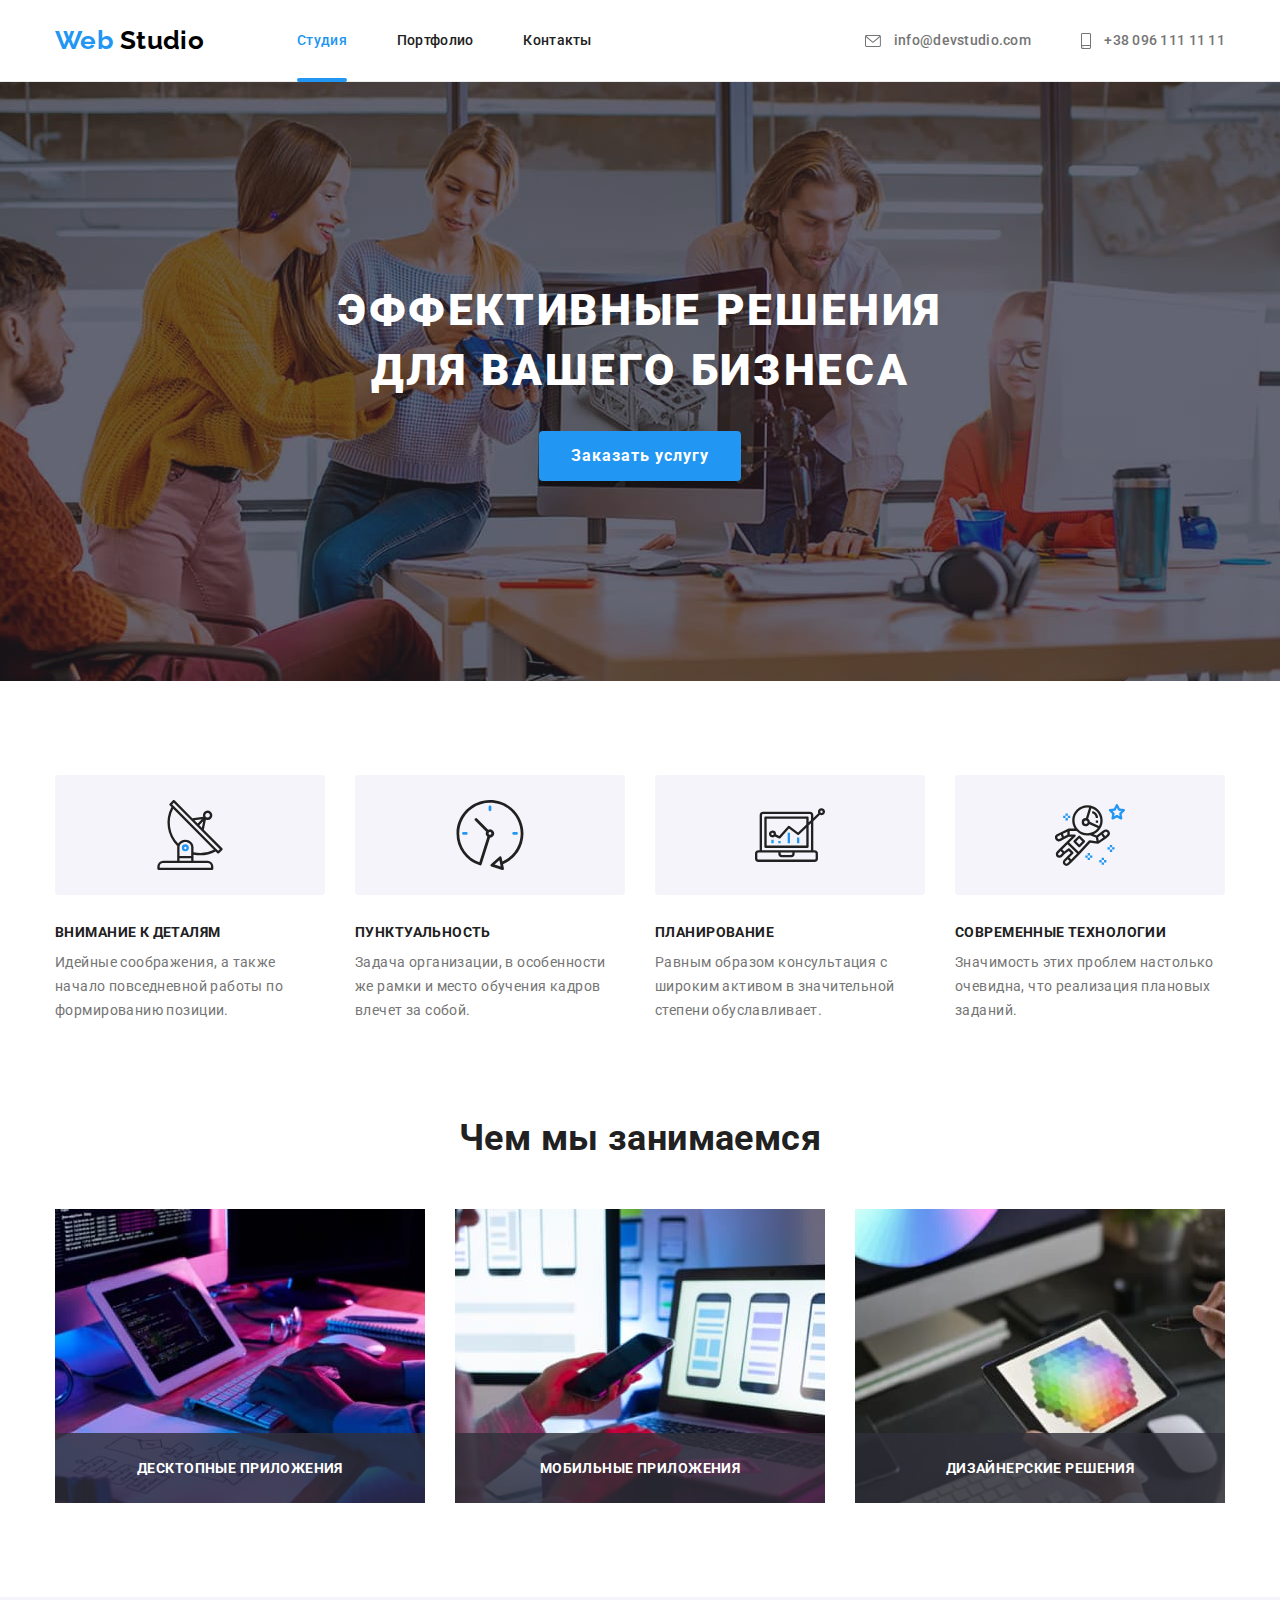
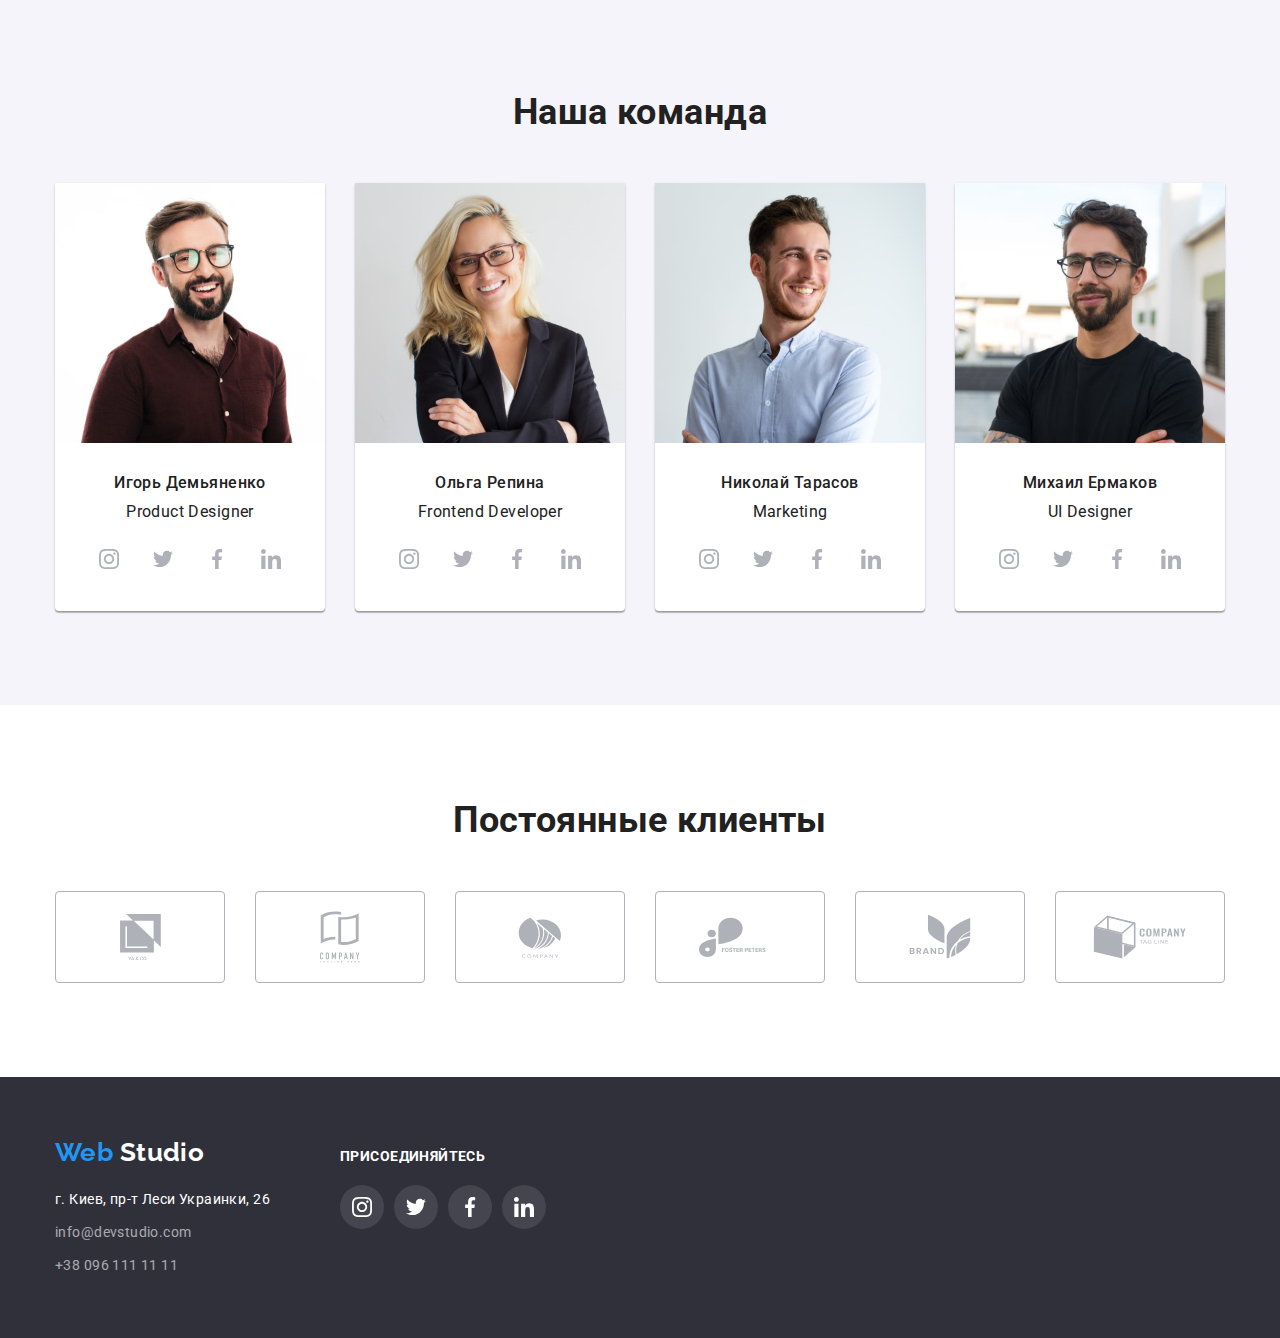
<file: index.html>
<!DOCTYPE html>
<html lang="ru">
	<head>
		<meta charset="utf-8" />
		<meta http-equiv="x-ua-compatible" content="ie=edge" />
		<meta name="viewport" content="width=device-width, initial-scale=1.0" />
		<link rel="preconnect" href="https://fonts.gstatic.com" crossorigin />
		<link
			href="https://fonts.googleapis.com/css2?family=Raleway:wght@700&family=Roboto:wght@400;500;700;900&family=Tangerine:wght@700&display=swap"
			rel="stylesheet"
		/>
		<link
			href="https://cdnjs.cloudflare.com/ajax/libs/modern-normalize/1.1.0/modern-normalize.min.css"
			rel="stylesheet"
		/>
		<link rel="stylesheet" href="./css/style.css" />
		<title>Студия №5</title>
	</head>
	<body>
		<!-- Шапка страницы Студия -->
		<header class="page-header">
			<div class="conteiner nav">
				<nav class="nav-header">
					<a lang="en" href="./index.html" class="logo-first">
						Web
						<span class="logo-second">Studio</span>
					</a>
					<ul class="site-nav">
						<li class="site-item"><a href="./index.html" class="link current">Студия</a></li>
						<li class="site-item"><a href="./portfolio.html" class="link">Портфолио</a></li>
						<li class="site-item"><a href="./index.html" class="link">Контакты</a></li>
					</ul>
				</nav>
				<ul class="site-link">
					<li class="link-item">
						<a lang="en" href="mailto:info@devstudio.com" class="link">
							<svg class="envelope-icon" width="16" height="12">
								<use href="./images/icons.svg#icon-envelope"></use>
							</svg>
							info@devstudio.com
						</a>
					</li>
					<li class="link-item">
						<a href="tel:+380961111111" class="link">
							<svg class="envelope-icon" width="10" height="16">
								<use href="./images/icons.svg#icon-smartphone"></use>
							</svg>
							+38 096 111 11 11
						</a>
					</li>
				</ul>
			</div>
		</header>

		<!-- Заказать услугу -->

		<main>
			<section class="hero">
				<div class="conteiner">
					<h1 class="hero-title">Эффективные решения для вашего бизнеса</h1>
					<button class="hero-button" type="button" data-modal-open>Заказать услугу</button>
				</div>
			</section>

			<!-- Преимущества в работе -->

			<section class="benefit section">
				<div class="conteiner">
					<h2 class="visually-hidden">Премущества в работе</h2>
					<ul class="benefit-list">
						<li class="benefit-item icon-atention">
							<h3 class="benefit-title">Внимание к деталям</h3>
							<p class="benefit-text">
								Идейные соображения, а также начало повседневной работы по формированию позиции.
							</p>
						</li>
						<li class="benefit-item icon-punctuality">
							<h3 class="benefit-title">Пунктуальность</h3>
							<p class="benefit-text">
								Задача организации, в особенности же рамки и место обучения кадров влечет за собой.
							</p>
						</li>
						<li class="benefit-item icon-planning">
							<h3 class="benefit-title">Планирование</h3>
							<p class="benefit-text">
								Равным образом консультация с широким активом в значительной степени обуславливает.
							</p>
						</li>
						<li class="benefit-item icon-technologies">
							<h3 class="benefit-title">Современные технологии</h3>
							<p class="benefit-text">Значимость этих проблем настолько очевидна, что реализация плановых заданий.</p>
						</li>
					</ul>
				</div>
			</section>

			<!-- Чем мы занимаемся -->

			<section class="activity section">
				<div class="conteiner">
					<h2 class="activity-title">Чем мы занимаемся</h2>
					<ul class="activity-list">
						<li class="activity-item">
							<img src="./images/javaformobile.jpg" alt="Разработка ПО" width="370" height="294" class="activity-img" />
							<p class="activity-text">Десктопные приложения</p>
						</li>
						<li class="activity-item">
							<img src="./images/icondesign.jpg" alt="Дизайн иконок" width="370" height="294" class="activity-img" />
							<p class="activity-text">Мобильные приложения</p>
						</li>
						<li class="activity-item">
							<img src="./images/colordesign.jpg" alt="Цветовая гамма" width="370" height="294" class="activity-img" />
							<p class="activity-text">Дизайнерские решения</p>
						</li>
					</ul>
				</div>
			</section>

			<!-- Наша команда -->

			<section class="team section">
				<div class="conteiner">
					<h2 class="team-title">Наша команда</h2>
					<ul class="team-list">
						<li class="team-item">
							<img src="./images/productdesigner.jpg" alt="Дизайнер продукта" width="270" height="260" />
							<div class="img-caption">
								<h3 class="team-subtitle">Игорь Демьяненко</h3>
								<p lang="en" class="team-text">Product Designer</p>
								<ul class="team-soc-list">
									<li class="team-soc-item">
										<a href="" class="team-soc-link">
											<svg class="team-soc-icon" width="20" height="20">
												<use href="./images/icons.svg#icon-instagram"></use>
											</svg>
										</a>
									</li>
									<li class="team-soc-item">
										<a href="" class="team-soc-link">
											<svg class="team-soc-icon" width="20" height="20">
												<use href="./images/icons.svg#icon-twitter"></use>
											</svg>
										</a>
									</li>
									<li class="team-soc-item">
										<a href="" class="team-soc-link">
											<svg class="team-soc-icon" width="20" height="20">
												<use href="./images/icons.svg#icon-facebook"></use>
											</svg>
										</a>
									</li>
									<li class="team-soc-item">
										<a href="" class="team-soc-link">
											<svg class="team-soc-icon" width="20" height="20">
												<use href="./images/icons.svg#icon-linkedin"></use>
											</svg>
										</a>
									</li>
								</ul>
							</div>
						</li>
						<li class="team-item">
							<img src="./images/frontenddeveloper.jpg" alt="Разработчик" width="270" height="260" />
							<div class="img-caption">
								<h3 class="team-subtitle">Ольга Репина</h3>
								<p lang="en" class="team-text">Frontend Developer</p>
								<ul class="team-soc-list">
									<li class="team-soc-item">
										<a href="" class="team-soc-link">
											<svg class="team-soc-icon" width="20" height="20">
												<use href="./images/icons.svg#icon-instagram"></use>
											</svg>
										</a>
									</li>
									<li class="team-soc-item">
										<a href="" class="team-soc-link">
											<svg class="team-soc-icon" width="20" height="20">
												<use href="./images/icons.svg#icon-twitter"></use>
											</svg>
										</a>
									</li>
									<li class="team-soc-item">
										<a href="" class="team-soc-link">
											<svg class="team-soc-icon" width="20" height="20">
												<use href="./images/icons.svg#icon-facebook"></use>
											</svg>
										</a>
									</li>
									<li class="team-soc-item">
										<a href="" class="team-soc-link">
											<svg class="team-soc-icon" width="20" height="20">
												<use href="./images/icons.svg#icon-linkedin"></use>
											</svg>
										</a>
									</li>
								</ul>
							</div>
						</li>
						<li class="team-item">
							<img src="./images/marketing.jpg" alt="Маркетолог" width="270" height="260" />
							<div class="img-caption">
								<h3 class="team-subtitle">Николай Тарасов</h3>
								<p lang="en" class="team-text">Marketing</p>
								<ul class="team-soc-list">
									<li class="team-soc-item">
										<a href="" class="team-soc-link">
											<svg class="team-soc-icon" width="20" height="20">
												<use href="./images/icons.svg#icon-instagram"></use>
											</svg>
										</a>
									</li>
									<li class="team-soc-item">
										<a href="" class="team-soc-link">
											<svg class="team-soc-icon" width="20" height="20">
												<use href="./images/icons.svg#icon-twitter"></use>
											</svg>
										</a>
									</li>
									<li class="team-soc-item">
										<a href="" class="team-soc-link">
											<svg class="team-soc-icon" width="20" height="20">
												<use href="./images/icons.svg#icon-facebook"></use>
											</svg>
										</a>
									</li>
									<li class="team-soc-item">
										<a href="" class="team-soc-link">
											<svg class="team-soc-icon" width="20" height="20">
												<use href="./images/icons.svg#icon-linkedin"></use>
											</svg>
										</a>
									</li>
								</ul>
							</div>
						</li>
						<li class="team-item">
							<img src="./images/uidesigner.jpg" alt="Дизайнер интерфейса" width="270" height="260" />
							<div class="img-caption">
								<h3 class="team-subtitle">Михаил Ермаков</h3>
								<p lang="en" class="team-text">UI Designer</p>
								<ul class="team-soc-list">
									<li class="team-soc-item">
										<a href="" class="team-soc-link">
											<svg class="team-soc-icon" width="20" height="20">
												<use href="./images/icons.svg#icon-instagram"></use>
											</svg>
										</a>
									</li>
									<li class="team-soc-item">
										<a href="" class="team-soc-link">
											<svg class="team-soc-icon" width="20" height="20">
												<use href="./images/icons.svg#icon-twitter"></use>
											</svg>
										</a>
									</li>
									<li class="team-soc-item">
										<a href="" class="team-soc-link">
											<svg class="team-soc-icon" width="20" height="20">
												<use href="./images/icons.svg#icon-facebook"></use>
											</svg>
										</a>
									</li>
									<li class="team-soc-item">
										<a href="" class="team-soc-link">
											<svg class="team-soc-icon" width="20" height="20">
												<use href="./images/icons.svg#icon-linkedin"></use>
											</svg>
										</a>
									</li>
								</ul>
							</div>
						</li>
					</ul>
				</div>
			</section>

			<!-- Постоянные клиенты -->

			<section class="clients section">
				<div class="conteiner">
					<h2 class="clients-title">Постоянные клиенты</h2>
					<ul class="clients-soc-list">
						<li class="clients-soc-item">
							<a href="" class="clients-soc-link">
								<svg class="clients-soc-icon" width="41" height="46.7">
									<use href="./images/icons.svg#icon-first"></use>
								</svg>
							</a>
						</li>
						<li class="clients-soc-item">
							<a href="" class="clients-soc-link">
								<svg class="clients-soc-icon" width="40" height="52">
									<use href="./images/icons.svg#icon-second"></use>
								</svg>
							</a>
						</li>
						<li class="clients-soc-item">
							<a href="" class="clients-soc-link">
								<svg class="clients-soc-icon" width="43.46" height="41.18">
									<use href="./images/icons.svg#icon-third"></use>
								</svg>
							</a>
						</li>
						<li class="clients-soc-item">
							<a href="" class="clients-soc-link">
								<svg class="clients-soc-icon" width="84.44" height="40.62">
									<use href="./images/icons.svg#icon-fourth"></use>
								</svg>
							</a>
						</li>
						<li class="clients-soc-item">
							<a href="" class="clients-soc-link">
								<svg class="clients-soc-icon" width="62.54" height="45.43">
									<use href="./images/icons.svg#icon-fifth"></use>
								</svg>
							</a>
						</li>
						<li class="clients-soc-item">
							<a href="" class="clients-soc-link">
								<svg class="clients-soc-icon" width="93.79" height="43.93">
									<use href="./images/icons.svg#icon-sixth"></use>
								</svg>
							</a>
						</li>
					</ul>
				</div>
			</section>
		</main>

		<!-- Контакты и адрес -->

		<footer class="footer">
			<div class="conteiner">
				<div class="info-content">
					<a lang="en" href="./index.html" class="footer-logo">
						Web
						<span class="logo-third">Studio</span>
					</a>
					<address class="address">
						<ul class="address-list">
							<li class="address-item">
								<a
									href="https://goo.gl/maps/Czf4B29jXcuFBirJA"
									target="_blank"
									rel="noreferrer nofollow noopener"
									class="location-link"
								>
									г. Киев, пр-т Леси Украинки, 26
								</a>
							</li>
							<li class="contact-item">
								<a lang="en" href="mailto:info@devstudio.com" class="contact-link">info@devstudio.com</a>
							</li>
							<li class="contact-item">
								<a href="tel:+380961111111" class="contact-link">+38 096 111 11 11</a>
							</li>
						</ul>
					</address>
				</div>
				<div class="footer-soc">
					<h2 class="soc-title">Присоединяйтесь</h2>
					<ul class="footer-soc-list">
						<li class="footer-soc-item">
							<a href="" class="footer-soc-link">
								<svg class="footer-soc-icon" width="20" height="20">
									<use href="./images/icons.svg#icon-instagram"></use>
								</svg>
							</a>
						</li>
						<li class="footer-soc-item">
							<a href="" class="footer-soc-link">
								<svg class="footer-soc-icon" width="20" height="20">
									<use href="./images/icons.svg#icon-twitter"></use>
								</svg>
							</a>
						</li>
						<li class="footer-soc-item">
							<a href="" class="footer-soc-link">
								<svg class="footer-soc-icon" width="20" height="20">
									<use href="./images/icons.svg#icon-facebook"></use>
								</svg>
							</a>
						</li>
						<li class="footer-soc-item">
							<a href="" class="footer-soc-link">
								<svg class="footer-soc-icon" width="20" height="20">
									<use href="./images/icons.svg#icon-linkedin"></use>
								</svg>
							</a>
						</li>
					</ul>
				</div>
			</div>
		</footer>

		<!-- Backdrop -->

		<div class="backdrop is-hidden" data-modal>
			<div class="modal">
				<button class="modal-close-btn" type="button" data-modal-close>
					<svg class="modal-close-icon" width="11" height="11">
						<use href="./images/icons.svg#icon-close"></use>
					</svg>
				</button>
			</div>
		</div>

		<script src="./js/modal.js"></script>
	</body>
</html>
</file>
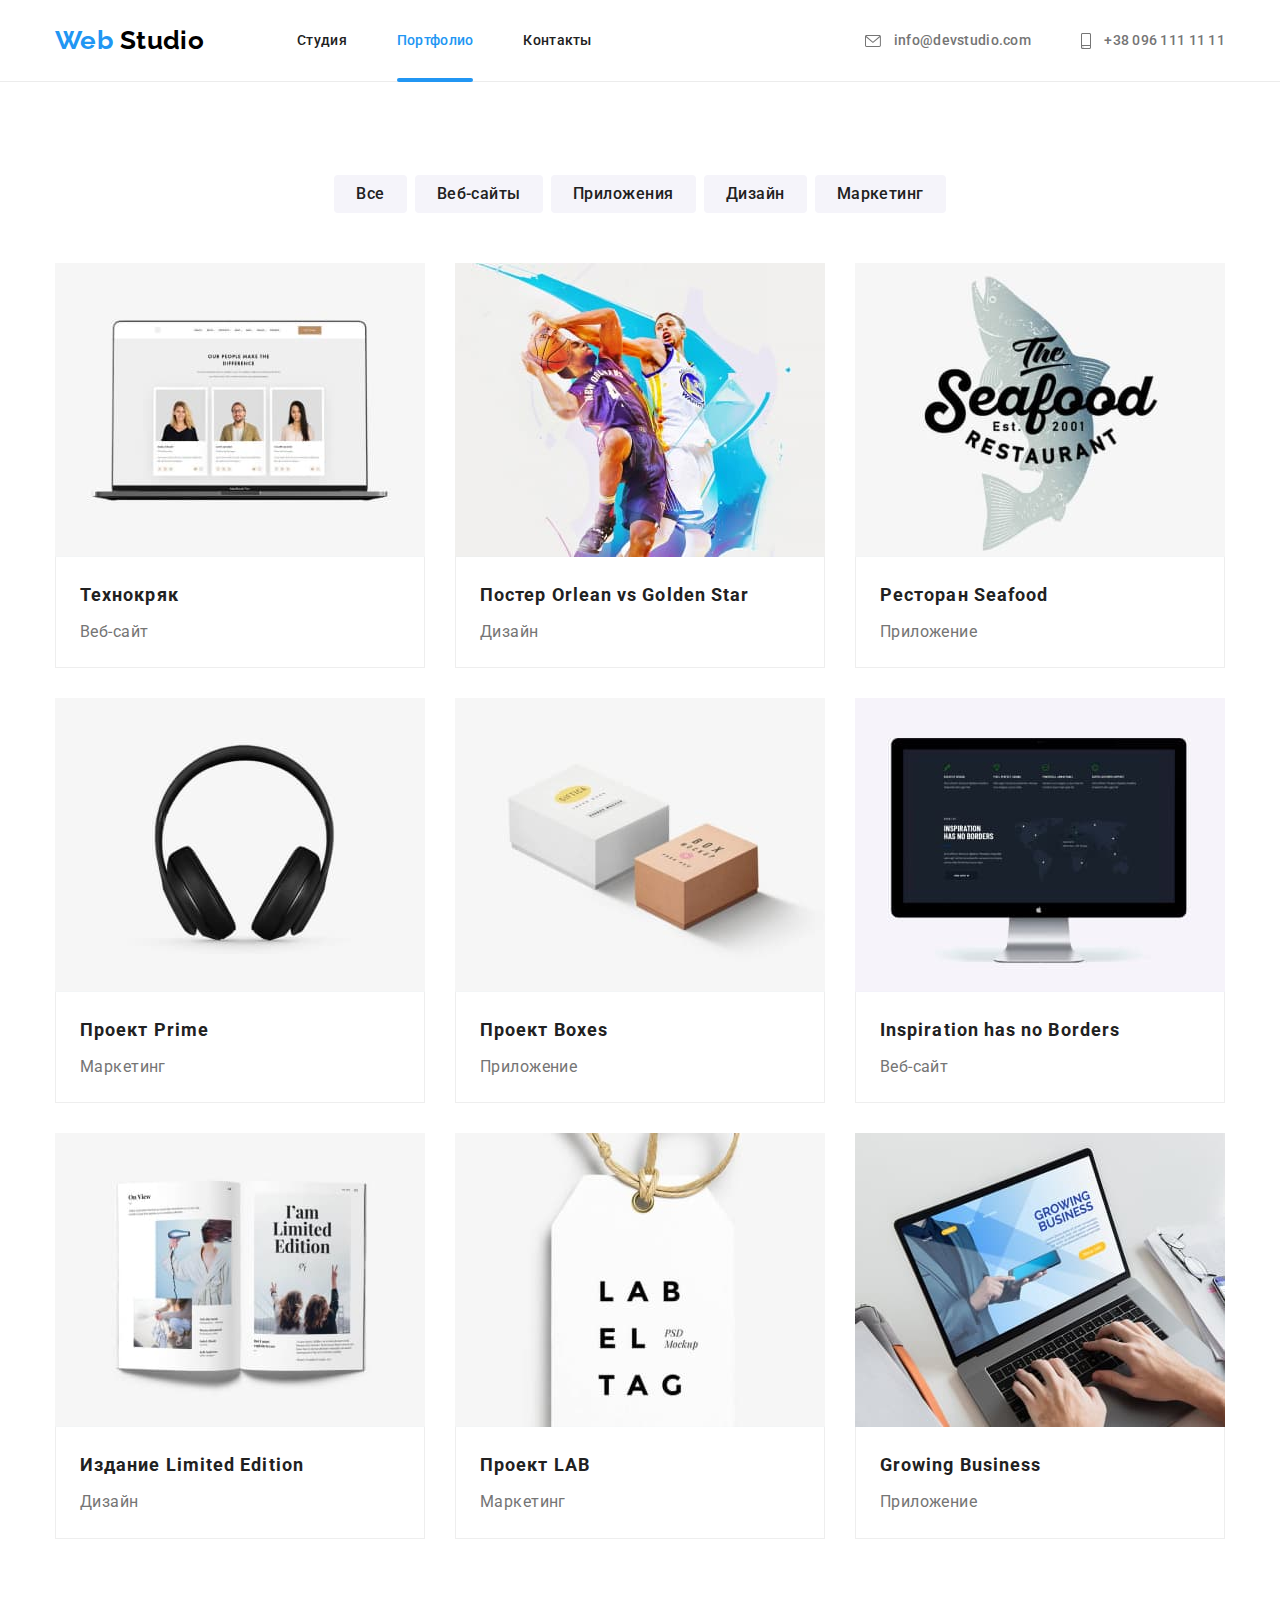
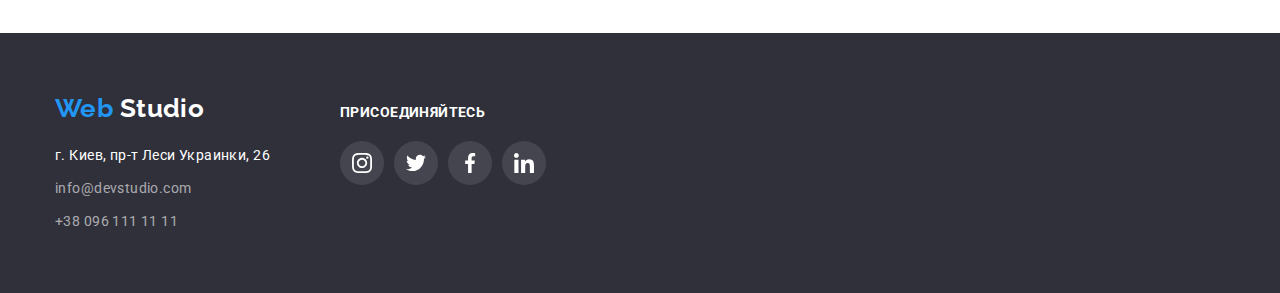
<file: portfolio.html>
<!DOCTYPE html>
<html lang="ru">
	<head>
		<meta charset="utf-8" />
		<meta http-equiv="x-ua-compatible" content="ie=edge" />
		<meta name="viewport" content="width=device-width, initial-scale=1.0" />
		<link rel="preconnect" href="https://fonts.gstatic.com" crossorigin />
		<link
			href="https://fonts.googleapis.com/css2?family=Raleway:wght@700&family=Roboto:wght@400;500;700;900&family=Tangerine:wght@700&display=swap"
			rel="stylesheet"
		/>
		<link
			href="https://cdnjs.cloudflare.com/ajax/libs/modern-normalize/1.1.0/modern-normalize.min.css"
			rel="stylesheet"
		/>
		<link rel="stylesheet" href="./css/style.css" />
		<title>Студия №4</title>
	</head>
	<body>
		<!-- Шапка страницы Студия -->
		<header class="page-header">
			<div class="conteiner nav">
				<nav class="nav-header">
					<a lang="en" href="./index.html" class="logo-first">
						Web
						<span class="logo-second">Studio</span>
					</a>
					<ul class="site-nav">
						<li class="site-item"><a href="./index.html" class="link">Студия</a></li>
						<li class="site-item"><a href="./portfolio.html" class="link current">Портфолио</a></li>
						<li class="site-item"><a href="./index.html" class="link">Контакты</a></li>
					</ul>
				</nav>
				<ul class="site-link">
					<li class="link-item">
						<a lang="en" href="mailto:info@devstudio.com" class="link">
							<svg class="envelope-icon" width="16" height="12">
								<use href="./images/icons.svg#icon-envelope"></use>
							</svg>
							info@devstudio.com
						</a>
					</li>
					<li class="link-item">
						<a href="tel:+380961111111" class="link">
							<svg class="envelope-icon" width="10" height="16">
								<use href="./images/icons.svg#icon-smartphone"></use>
							</svg>
							+38 096 111 11 11
						</a>
					</li>
				</ul>
			</div>
		</header>

		<!-- Услуги компании -->
		<main>
			<section class="portfolio section">
				<div class="conteiner">
					<h1 class="visually-hidden">Услуги компании</h1>
					<ul class="portfolio-list">
						<li class="button"><button class="portfolio-button" type="button">Все</button></li>
						<li class="button">
							<button class="portfolio-button" type="button">Веб-сайты</button>
						</li>
						<li class="button">
							<button class="portfolio-button" type="button">Приложения</button>
						</li>
						<li class="button"><button class="portfolio-button" type="button">Дизайн</button></li>
						<li class="button">
							<button class="portfolio-button" type="button">Маркетинг</button>
						</li>
					</ul>
					<ul class="image-list">
						<li class="portfolio-item">
							<a href="" class="portfolio-link">
								<div class="portfolio-overlay">
									<img src="./images/technoquack.jpg" width="370" height="294" alt="технокряк" class="portfolio-img" />
									<p class="portfolio-description">
										Ресурс предлагает комплексные предложения с разным уровнем функционала и сервисов. Все это позволит
										посетителю получить исчерпывающие сведения о компании или частном лице.
									</p>
								</div>
								<div class="img-content">
									<h2 class="portfolio-title">Технокряк</h2>
									<p class="portfolio-text">Веб-сайт</p>
								</div>
							</a>
						</li>
						<li class="portfolio-item">
							<a href="" class="portfolio-link">
								<div class="portfolio-overlay">
									<img src="./images/poster.jpg" width="370" height="294" alt="постер с баскетболистами" />
									<p class="portfolio-description">
										Ресурс предлагает комплексные предложения с разным уровнем функционала и сервисов. Все это позволит
										посетителю получить исчерпывающие сведения о компании или частном лице.
									</p>
								</div>
								<div class="img-content">
									<h2 class="portfolio-title">
										Постер
										<span lang="en">Orlean vs Golden Star</span>
									</h2>
									<p class="portfolio-text">Дизайн</p>
								</div>
							</a>
						</li>
						<li class="portfolio-item">
							<a href="" class="portfolio-link">
								<div class="portfolio-overlay">
									<img src="./images/seafood.jpg" width="370" height="294" alt="логотип ресторан" />
									<p class="portfolio-description">
										Ресурс предлагает комплексные предложения с разным уровнем функционала и сервисов. Все это позволит
										посетителю получить исчерпывающие сведения о компании или частном лице.
									</p>
								</div>
								<div class="img-content">
									<h2 class="portfolio-title">
										Ресторан
										<span lang="en">Seafood</span>
									</h2>
									<p class="portfolio-text">Приложение</p>
								</div>
							</a>
						</li>
						<li class="portfolio-item">
							<a href="" class="portfolio-link">
								<div class="portfolio-overlay">
									<img src="./images/prime.jpg" width="370" height="294" alt="наушники" />
									<p class="portfolio-description">
										Ресурс предлагает комплексные предложения с разным уровнем функционала и сервисов. Все это позволит
										посетителю получить исчерпывающие сведения о компании или частном лице.
									</p>
								</div>
								<div class="img-content">
									<h2 class="portfolio-title">
										Проект
										<span lang="en">Prime</span>
									</h2>
									<p class="portfolio-text">Маркетинг</p>
								</div>
							</a>
						</li>
						<li class="portfolio-item">
							<a href="" class="portfolio-link">
								<div class="portfolio-overlay">
									<img src="./images/boxes.jpg" width="370" height="294" alt="две коробки" />
									<p class="portfolio-description">
										Ресурс предлагает комплексные предложения с разным уровнем функционала и сервисов. Все это позволит
										посетителю получить исчерпывающие сведения о компании или частном лице.
									</p>
								</div>
								<div class="img-content">
									<h2 class="portfolio-title">
										Проект
										<span lang="en">Boxes</span>
									</h2>
									<p class="portfolio-text">Приложение</p>
								</div>
							</a>
						</li>
						<li class="portfolio-item">
							<a href="" class="portfolio-link">
								<div class="portfolio-overlay">
									<img src="./images/noborders.jpg" width="370" height="294" alt="дизайн веб-сайта на мониторе" />
									<p class="portfolio-description">
										Ресурс предлагает комплексные предложения с разным уровнем функционала и сервисов. Все это позволит
										посетителю получить исчерпывающие сведения о компании или частном лице.
									</p>
								</div>
								<div class="img-content">
									<h2 lang="en" class="portfolio-title">Inspiration has no Borders</h2>
									<p class="portfolio-text">Веб-сайт</p>
								</div>
							</a>
						</li>
						<li class="portfolio-item">
							<a href="" class="portfolio-link">
								<div class="portfolio-overlay">
									<img src="./images/magazine.jpg" width="370" height="294" alt="дизайн журнала" />
									<p class="portfolio-description">
										Ресурс предлагает комплексные предложения с разным уровнем функционала и сервисов. Все это позволит
										посетителю получить исчерпывающие сведения о компании или частном лице.
									</p>
								</div>
								<div class="img-content">
									<h2 class="portfolio-title">
										Издание
										<span lang="en">Limited Edition</span>
									</h2>
									<p class="portfolio-text">Дизайн</p>
								</div>
							</a>
						</li>
						<li class="portfolio-item">
							<a href="" class="portfolio-link">
								<div class="portfolio-overlay">
									<img src="./images/lab.jpg" width="370" height="294" alt="дизайн бирки на одежду" />
									<p class="portfolio-description">
										Ресурс предлагает комплексные предложения с разным уровнем функционала и сервисов. Все это позволит
										посетителю получить исчерпывающие сведения о компании или частном лице.
									</p>
								</div>
								<div class="img-content">
									<h2 class="portfolio-title">
										Проект
										<span lang="en">LAB</span>
									</h2>
									<p class="portfolio-text">Маркетинг</p>
								</div>
							</a>
						</li>
						<li class="portfolio-item">
							<a href="" class="portfolio-link">
								<div class="portfolio-overlay">
									<img
										src="./images/growingbusiness.jpg"
										width="370"
										height="294"
										alt="дазайн приложения на ноутбуке"
									/>
									<p class="portfolio-description">
										Ресурс предлагает комплексные предложения с разным уровнем функционала и сервисов. Все это позволит
										посетителю получить исчерпывающие сведения о компании или частном лице.
									</p>
								</div>
								<div class="img-content">
									<h2 lang="en" class="portfolio-title">Growing Business</h2>
									<p class="portfolio-text">Приложение</p>
								</div>
							</a>
						</li>
					</ul>
				</div>
			</section>
		</main>

		<!-- Контакты и адрес -->

		<footer class="footer">
			<div class="conteiner">
				<div class="info-content">
					<a lang="en" href="./index.html" class="footer-logo">
						Web
						<span class="logo-third">Studio</span>
					</a>
					<address class="address">
						<ul class="address-list">
							<li class="address-item">
								<a
									href="https://goo.gl/maps/Czf4B29jXcuFBirJA"
									target="_blank"
									rel="noreferrer nofollow noopener"
									class="location-link"
								>
									г. Киев, пр-т Леси Украинки, 26
								</a>
							</li>
							<li class="contact-item">
								<a lang="en" href="mailto:info@devstudio.com" class="contact-link">info@devstudio.com</a>
							</li>
							<li class="contact-item">
								<a href="tel:+380961111111" class="contact-link">+38 096 111 11 11</a>
							</li>
						</ul>
					</address>
				</div>
				<div class="footer-soc">
					<h2 class="soc-title">Присоединяйтесь</h2>
					<ul class="footer-soc-list">
						<li class="footer-soc-item">
							<a href="" class="footer-soc-link">
								<svg class="footer-soc-icon" width="20" height="20">
									<use href="./images/icons.svg#icon-instagram"></use>
								</svg>
							</a>
						</li>
						<li class="footer-soc-item">
							<a href="" class="footer-soc-link">
								<svg class="footer-soc-icon" width="20" height="20">
									<use href="./images/icons.svg#icon-twitter"></use>
								</svg>
							</a>
						</li>
						<li class="footer-soc-item">
							<a href="" class="footer-soc-link">
								<svg class="footer-soc-icon" width="20" height="20">
									<use href="./images/icons.svg#icon-facebook"></use>
								</svg>
							</a>
						</li>
						<li class="footer-soc-item">
							<a href="" class="footer-soc-link">
								<svg class="footer-soc-icon" width="20" height="20">
									<use href="./images/icons.svg#icon-linkedin"></use>
								</svg>
							</a>
						</li>
					</ul>
				</div>
			</div>
		</footer>
	</body>
</html>
</file>
<file: css/style.css>
/* ------- ПЕРЕМЕННІЕ ЦВЕТОВ ------- */

:root {
	--primary-text-color: #212121;
	--secondary-text-color: #757575;
	--white-text-color: #ffffff;
	--accessory-color: #000000;
	--footer-contact-link-color: rgba(255, 255, 255, 0.6);

	--white-bg-color: #ffffff;
	--secondary-bg-color: #2f303a;
	--team-bg-color: #f5f4fa;
	--svg-link-color: #afb1b8;

	--accent-color: #2196f3;
	--accent-batton-color: #188ce8;
	--button-bg-color: #f5f4fa;
	--footer-soc-link-bg-color: rgba(255, 255, 255, 0.1);

	--page-header-outline-color: #ececec;
	--border-color: #eeeeee;

	--hero-button-box-shadow: 0px 4px 4px rgba(0, 0, 0, 0.15);
	--border-radius: 4px;
	--team-box-shadow: 0px 1px 3px rgba(0, 0, 0, 0.12), 0px 1px 1px rgba(0, 0, 0, 0.14), 0px 2px 1px rgba(0, 0, 0, 0.2);
	--team-border-radius: 0px 0px 4px 4px;
	--portfolio-link-box-shadow: 0px 1px 1px rgba(0, 0, 0, 0.12), 0px 4px 4px rgba(0, 0, 0, 0.06),
		1px 4px 6px rgba(0, 0, 0, 0.16);
	--portfolio-button-box-shadow: 0px 3px 1px rgba(0, 0, 0, 0.1), 0px 1px 2px rgba(0, 0, 0, 0.08),
		0px 2px 2px rgba(0, 0, 0, 0.12);

	--timing-function: cubic-bezier(0.4, 0, 0.2, 1);
	--timing-transition: 250ms;
}

/* ------- ОСНОВНЫЕ СТИЛИ И СТИЛИ ДЛЯ СБРОСА ------- */

body {
	color: var(--primary-text-color);
	background-color: var(--white-bg-color);
	font-family: "Roboto", sans-serif;
	font-size: 14px;
	letter-spacing: 0.03em;
}

ul {
	margin: 0;
	padding-left: 0;
	list-style: none;
}
p,
h1,
h2,
h3 {
	margin: 0;
	padding: 0;
}
a {
	color: inherit;
	text-decoration: none;
}
address {
	font-style: normal;
}
img {
	display: block;
	max-width: 100%;
	height: auto;
}
.section {
	padding-top: 94px;
	padding-bottom: 94px;
}

.visually-hidden {
	position: absolute;
	width: 1px;
	height: 1px;
	margin: -1px;
	border: 0;
	padding: 0;

	white-space: nowrap;
	clip-path: inset(100%);
	clip: rect(0 0 0 0);
	overflow: hidden;
}

/* ------- КОНТЕЙНЕР ------- */

.conteiner {
	width: 1200px;
	margin: 0 auto;
	padding-left: 15px;
	padding-right: 15px;
}
/* ------- ШАПКА СТРАНИЦЫ СТУДИЯ ------- */
.nav {
	display: flex;
	align-items: center;
}
.nav-header {
	display: flex;
	align-items: center;
}
.logo-first {
	margin-right: 93px;

	color: var(--accent-color);

	font-family: "Raleway";
	font-style: normal;
	font-weight: 700;
	font-size: 26px;
	line-height: 1.19;
}
.logo-second {
	color: var(--accessory-color);
}
.nav-header .link {
	font-style: normal;
	font-weight: 500;
	line-height: 1.14;
	letter-spacing: 0.02em;

	color: var(--primary-text-color);

	transition-property: color;
	transition-duration: var(--timing-transition);
	transition-timing-function: var(--timing-function);
}

.page-header .link:hover,
.page-header .link:focus {
	color: var(--accent-color);
}
.page-header .link.current {
	color: var(--accent-color);
}
.page-header {
	outline: 1px solid var(--page-header-outline-color);
}

.site-nav {
	display: flex;
}
.site-nav .site-item + .site-item {
	margin-left: 50px;
}
.site-nav .site-item {
	padding-top: 32px;
	padding-bottom: 32px;
}
.site-item .link {
	padding-top: 32px;
	padding-bottom: 32px;
}
.site-item {
	position: relative;
}
.site-item .link.current::after {
	position: absolute;
	bottom: -1px;

	display: block;
	height: 4px;
	width: 100%;
	content: "";

	background-color: #2196f3;
	border-radius: 2px;
}

.site-link {
	display: flex;
	margin-left: auto;
}
.site-link .link-item + .link-item {
	margin-left: 50px;
}
.site-link .link {
	padding-top: 32px;
	padding-bottom: 32px;

	font-style: normal;
	font-weight: 500;
	line-height: 1.14;
	letter-spacing: 0.02em;

	color: var(--secondary-text-color);

	transition-property: color;
	transition-duration: var(--timing-transition);
	transition-timing-function: var(--timing-function);
}
.envelope-icon {
	margin-right: 10px;
	vertical-align: middle;
	fill: #757575;

	transition-property: fill;
	transition-duration: var(--timing-transition);
	transition-timing-function: var(--timing-function);
}
.link:hover .envelope-icon,
.link:focus .envelope-icon {
	fill: #2196f3;
}
/* ------- ЗАКАЗАТЬ УСЛУГУ ------- */

.hero {
	max-width: 1600px;
	height: 600px;
	margin-right: auto;
	margin-left: auto;

	background-image: linear-gradient(rgba(47, 48, 58, 0.4), rgba(47, 48, 58, 0.4)), url("../images/hero\ image.jpg");
	background-repeat: no-repeat;
	background-position: center;
	background-size: cover;
	padding-top: 200px;
	padding-bottom: 200px;

	background-color: var(--secondary-bg-color);
}

.hero-title {
	max-width: 696px;
	margin: 0 auto;

	font-style: normal;
	font-weight: 900;
	font-size: 44px;
	line-height: 1.36;
	text-align: center;
	letter-spacing: 0.06em;
	text-transform: uppercase;

	color: var(--white-text-color);
}
.hero-button {
	display: block;
	margin-top: 30px;
	margin-left: auto;
	margin-right: auto;
	padding: 10px 32px;

	font-style: normal;
	font-weight: 700;
	font-family: inherit;
	font-size: 16px;
	line-height: 1.88;
	text-align: center;
	letter-spacing: 0.06em;
	cursor: pointer;

	color: var(--white-text-color);
	background-color: var(--accent-color);

	border: none;
	box-shadow: var(--hero-button-box-shadow);
	border-radius: var(--border-radius);

	transition-property: color, background-color, box-shadow;
	transition-duration: var(--timing-transition);
	transition-timing-function: var(--timing-function);
}
.hero-button:hover,
.hero-button:focus {
	background-color: var(--accent-batton-color);
}

/* ------- ПРЕИМУЩЕСТВА В РАБОТЕ ------- */

.benefit-item::before {
	display: flex;
	width: 270px;
	height: 120px;
	margin-bottom: 30px;
	content: "";

	background-size: 70px 70px;
	background-repeat: no-repeat;
	background-position: center;
	background-color: var(--button-bg-color);
	border-radius: var(--border-radius);
}
.benefit-item.icon-atention:before {
	background-image: url("../images/antenna.svg");
}
.benefit-item.icon-punctuality:before {
	background-image: url("../images/clock.svg");
}
.benefit-item.icon-planning:before {
	background-image: url("../images/diagram.svg");
}
.benefit-item.icon-technologies:before {
	background-image: url("../images/astronaut.svg");
}
.benefit-list {
	display: flex;
}
.benefit-list .benefit-item {
	width: 270px;
	margin-right: 30px;
}
.benefit-list .benefit-item:last-child {
	margin-right: 0;
}
.benefit-title {
	margin-bottom: 10px;

	font-style: normal;
	font-weight: 700;
	font-size: 14px;
	line-height: 1.14;
	text-transform: uppercase;

	color: var(--primary-text-color);
}
.benefit-text {
	line-height: 1.71;

	color: var(--secondary-text-color);
}

/*-------- ЧЕМ МЫ ЗАНИМАЕМСЯ --------*/
.activity {
	padding-top: 0;
}
.activity-title {
	margin-bottom: 50px;

	font-style: normal;
	font-weight: 700;
	font-size: 36px;
	line-height: 1.17;
	text-align: center;

	color: var(--primary-text-color);
}
.activity-list {
	display: flex;
}
.activity-item {
	position: relative;
	margin-right: 30px;
}
.activity-item:last-child {
	margin-right: 0;
}
.activity-text {
	display: flex;
	position: absolute;
	bottom: 0;
	right: 0;

	width: 100%;
	height: 70px;

	font-weight: 700;
	line-height: 1.17;
	text-transform: uppercase;
	text-align: center;
	align-items: center;
	justify-content: center;

	background: rgba(47, 48, 58, 0.8);
	color: var(--white-text-color);
}
/* ------- НАША КОМАНДА ------- */

.team {
	background-color: var(--team-bg-color);
}
.team-caption {
	padding-top: 30px;
	padding-bottom: 30px;
}
.team-title {
	margin-bottom: 50px;

	font-style: normal;
	font-weight: 700;
	font-size: 36px;
	line-height: 1.17;
	text-align: center;

	color: var(--primary-text-color);
}
.team-list {
	display: flex;
}
.team-item {
	margin-right: 30px;

	background: var(--white-text-color);
	box-shadow: var(--team-box-shadow);
	border-radius: var(--team-border-radius);
}
.team-item:last-child {
	margin-right: 0;
}
.img-caption {
	padding-top: 30px;
	padding-bottom: 30px;
}
.team-subtitle {
	font-weight: 500;
	font-size: 16px;
	line-height: 1.19;
	text-align: center;

	color: var(--primary-text-color);
}
.team-text {
	margin-top: 10px;
	margin-bottom: 0;

	font-size: 16px;
	line-height: 1.19;
	text-align: center;

	olor: var(--secondary-text-color);
}
.team-soc-list {
	display: flex;
	margin-top: 16px;

	justify-content: center;
}
.team-soc-item {
	width: 44px;
	height: 44px;
}
.team-soc-item {
	margin-left: 10px;
}
.team-soc-item:first-child {
	margin-left: 0;
}
.team-soc-link {
	display: flex;
	width: 100%;
	height: 100%;

	align-items: center;
	justify-content: center;

	border-radius: 50%;
	color: var(--svg-link-color);

	transition-property: color, background-color;
	transition-duration: var(--timing-transition);
	transition-timing-function: var(--timing-function);
}
.team-soc-icon {
	fill: currentColor;
}
.team-soc-link:hover,
.team-soc-link:focus {
	background-color: var(--accent-color);
	color: var(--white-bg-color);
}

/* ------- ПОСТОЯННЫЕ КЛИЕНТЫ ------- */
.clients-title {
	margin-bottom: 50px;

	font-style: normal;
	font-weight: 700;
	font-size: 36px;
	line-height: 1.17;
	text-align: center;

	color: var(--primary-text-color);
}
.clients-soc-list {
	display: flex;
}

.clients-soc-item {
	margin-left: 30px;
}
.clients-soc-item:first-child {
	margin-left: 0;
}
.clients-soc-link {
	display: flex;
	width: 170px;
	height: 92px;

	align-items: center;
	justify-content: center;

	border: 1px solid var(--svg-link-color);
	color: var(--svg-link-color);
	border-radius: var(--border-radius);

	transition-property: border-color, color;
	transition-duration: var(--timing-transition);
	transition-timing-function: var(--timing-function);
}
.clients-soc-icon {
	fill: currentColor;
}
.clients-soc-link:hover,
.clients-soc-link:focus {
	border-color: var(--accent-color);
	color: var(--accent-color);
}

/* ------- КОНТАКТЫ И АДРЕС ------- */

.footer {
	padding-top: 60px;
	padding-bottom: 60px;

	background-color: var(--secondary-bg-color);
}
.footer-logo {
	padding-top: 60px;
	padding-bottom: 60px;

	font-family: "Raleway";
	font-weight: 700;
	font-size: 26px;
	line-height: 1.19;

	color: var(--accent-color);
}
.logo-third {
	color: var(--white-text-color);
}
.address {
	margin-top: 20px;
}
.location-link {
	line-height: 1.71;

	color: var(--white-text-color);

	transition-property: color;
	transition-duration: var(--timing-transition);
	transition-timing-function: var(--timing-function);
}
.location-link:hover,
.location-link:focus {
	color: var(--accent-color);
}
.contact-link {
	color: var(--footer-contact-link-color);

	line-height: 1.71;

	transition: var(--timing-transition) var(--timing-function);
}
.contact-link:hover,
.contact-link:focus {
	color: var(--accent-color);
}

.contact-item {
	margin-top: 9px;
}

/*--------СОЦИАЛЬНЫЕ СЕТИ--------*/
.footer .conteiner {
	display: flex;
	align-items: baseline;
}
.footer-soc {
	margin-left: 70px;
}
.soc-title {
	display: block;
	margin-bottom: 20px;

	font-weight: 700;
	font-size: 14px;
	line-height: 1.14;
	letter-spacing: 0.03em;
	text-transform: uppercase;

	color: var(--white-text-color);
}
.footer-soc-list {
	display: flex;
}
.footer-soc-item {
	width: 44px;
	height: 44px;
	margin-left: 10px;
	margin-bottom: 30px;
}
.footer-soc-item:first-child {
	margin-left: 0;
}
.footer-soc-link {
	display: flex;
	width: 100%;
	height: 100%;

	align-items: center;
	justify-content: center;

	border-radius: 50%;
	background-color: var(--footer-soc-link-bg-color);
	color: var(--white-bg-color);

	transition-property: color, background-color;
	transition-duration: var(--timing-transition);
	transition-timing-function: var(--timing-function);
}
.footer-soc-icon {
	fill: currentColor;
}
.footer-soc-link:hover,
.footer-soc-link:focus {
	background-color: var(--accent-color);
}
/* ------- СТРАНИЦА ПОРТФОЛИО ------- */

.button {
	margin-right: 8px;
}
.button:last-child {
	margin-right: 0;
}
.portfolio-button {
	padding: 6px 22px;

	font-weight: 500;
	font-size: 16px;
	font-family: inherit;
	line-height: 1.63;
	text-align: center;
	letter-spacing: 0.03em;
	cursor: pointer;

	color: var(--primary-text-color);
	background-color: var(--button-bg-color);

	border: none;
	border-radius: var(--border-radius);

	transition-property: color, background-color, box-shadow;
	transition-duration: var(--timing-transition);
	transition-timing-function: var(--timing-function);
}
.portfolio-button:hover,
.portfolio-button:focus {
	color: var(--white-text-color);
	background-color: var(--accent-color);
	box-shadow: var(--portfolio-button-box-shadow);
}
.portfolio-list {
	display: flex;
	justify-content: center;
	margin-bottom: 50px;
}
.portfolio-title {
	margin-bottom: 4px;

	color: var(--primary-text-color);

	font-weight: 700;
	font-size: 18px;
	line-height: 2;
	letter-spacing: 0.06em;
	text-align: left;
}

.portfolio-text {
	color: var(--secondary-text-color);

	font-size: 16px;
	line-height: 1.89;
	text-align: left;
}
.img-content {
	padding: 20px 24px 20px 24px;

	border: 1px solid var(--border-color);
	border-top: none;
}
.image-list {
	display: flex;
	flex-wrap: wrap;

	margin-left: -30px;
	margin-top: -30px;
}
.image-list > .portfolio-item {
	flex-basis: calc(100% / 3 - 30px);
	margin-left: 30px;
	margin-top: 30px;
}
.portfolio-link {
	display: block;

	transition-property: box-shadow;
	transition-duration: var(--timing-transition);
	transition-timing-function: var(--timing-function);
}
.portfolio-link:hover,
.portfolio-link:focus {
	box-shadow: var(--portfolio-link-box-shadow);
}
.portfolio-overlay {
	position: relative;

	overflow: hidden;
}
.portfolio-overlay::before {
	position: absolute;
	top: 0;
	left: 0;

	display: inline-block;
	content: "";
	width: 100%;
	height: 100%;

	background-color: rgba(33, 150, 243, 0.9);

	transform: translateY(100%);
	transition: transform var(--timing-transition) var(--timing-function);
}

.portfolio-link:hover .portfolio-overlay::before,
.portfolio-link:focus .portfolio-overlay::before {
	transform: translateY(0);
}
.portfolio-description {
	position: absolute;
	top: 0;
	left: 0;

	padding: 63px 24px;

	font-family: "Roboto";
	font-size: 18px;
	line-height: 1.56;
	letter-spacing: 0.03em;

	color: var(--white-text-color);

	transform: translateY(100%);
	transition: transform var(--timing-transition) var(--timing-function);
}
.portfolio-link:hover .portfolio-description,
.portfolio-link:focus .portfolio-description {
	transform: translateY(0);
}

/*------- BACKDROP -------*/

.backdrop {
	position: fixed;
	top: 0;
	left: 0;
	z-index: 999;

	width: 100%;
	height: 100%;

	background-color: rgba(0, 0, 0, 0.2);

	opacity: 1;
	transition: opacity var(--timing-transition) var(--timing-function);
}
.is-hidden {
	opacity: 0;
	pointer-events: none;
}
.backdrop.is-hidden .modal {
	transform: translate(-50%, -50%);
}
.modal {
	position: absolute;
	top: 50%;
	left: 50%;

	min-height: 581px;
	min-width: 528px;

	background: var(--white-bg-color);
	box-shadow: 0px 1px 3px rgba(0, 0, 0, 0.12), 0px 1px 1px rgba(0, 0, 0, 0.14), 0px 2px 1px rgba(0, 0, 0, 0.2);
	border-radius: var(--border-radius);

	transform: translate(-50%, -50%);
	transition: transform var(--timing-transition) var(--timing-function);
}
.modal-close-btn {
	position: absolute;
	right: 10px;
	top: 10px;

	display: flex;
	width: 30px;
	height: 30px;

	align-items: center;
	justify-content: center;

	border: 1px solid rgba(0, 0, 0, 0.1);
	border-radius: 50%;
	background-color: transparent;
}
.modal-close-icon {
	fill: var(--accessory-color);
}
</file>
